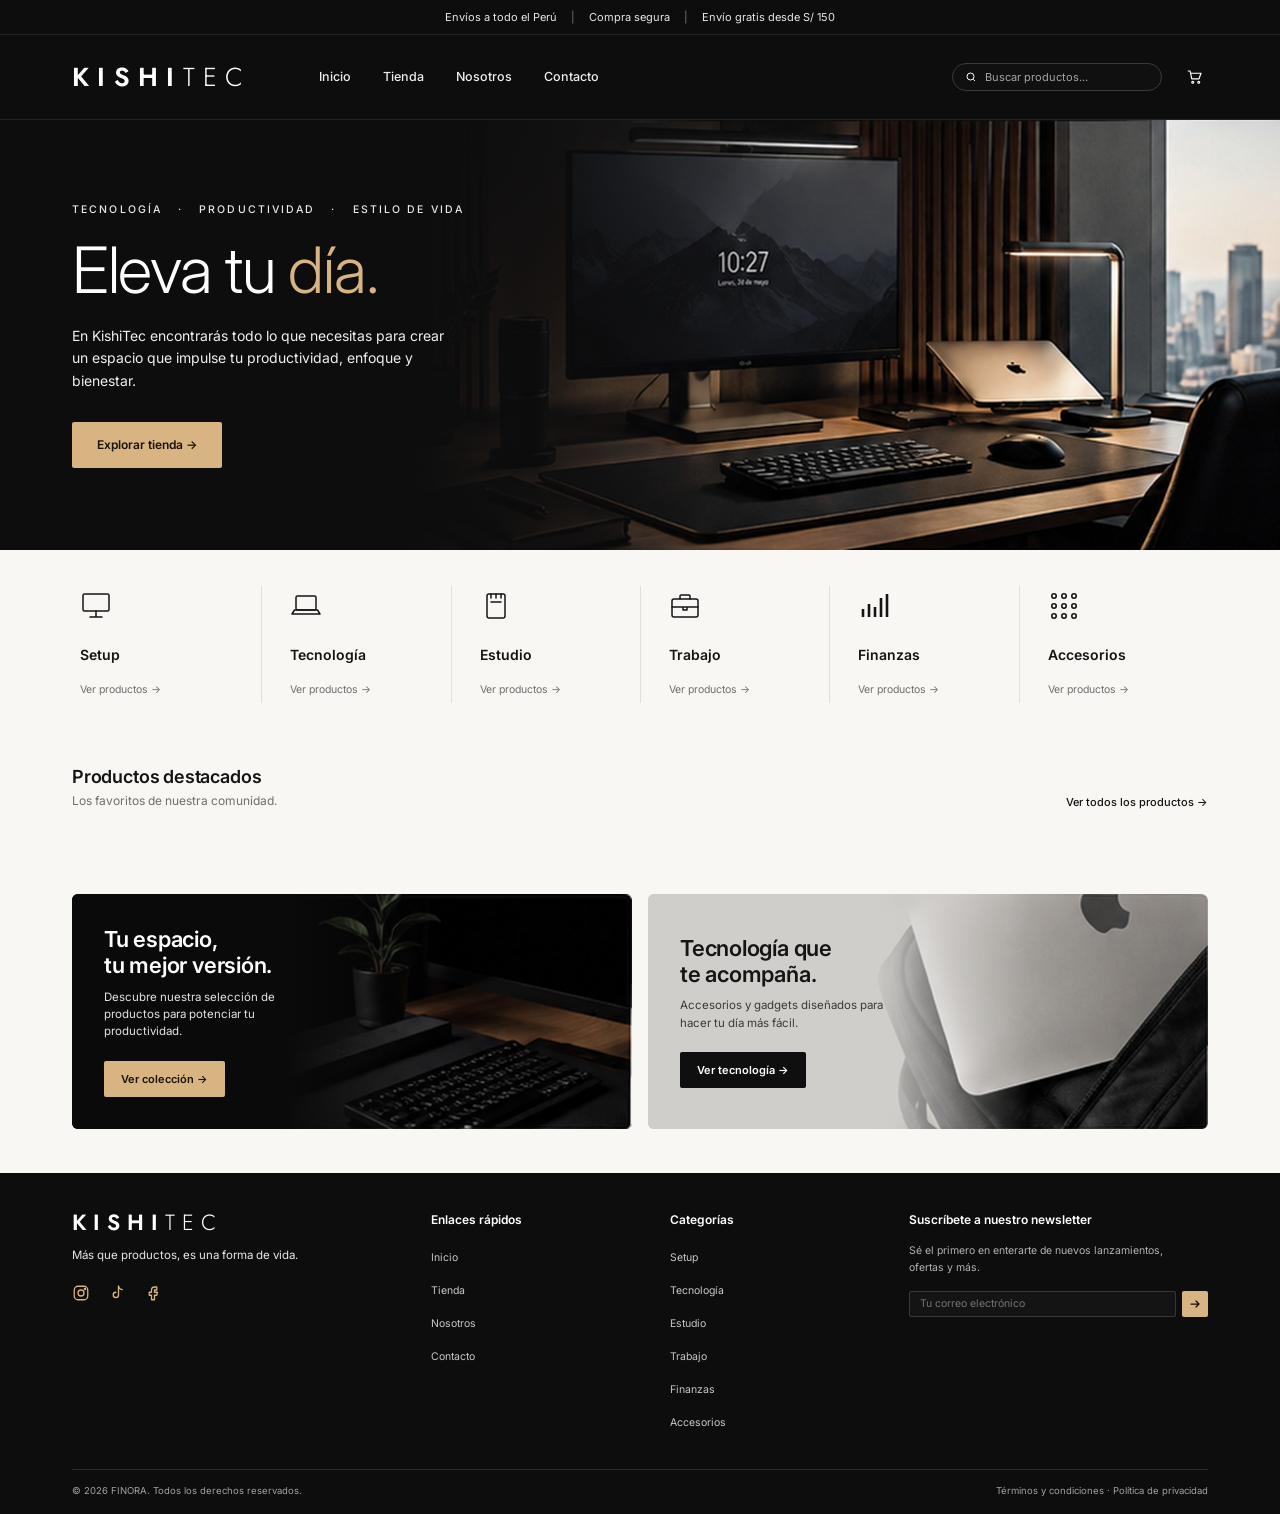
<file: index.html>
<!DOCTYPE html>
<html lang="es">
<head>
<meta charset="UTF-8">
<meta name="viewport" content="width=device-width, initial-scale=1">
<title>KishiTec · Eleva tu día</title>
<meta name="description" content="Productos de tecnología, productividad y estilo de vida para crear tu mejor espacio.">
<link rel="preconnect" href="https://fonts.googleapis.com">
<link rel="preconnect" href="https://fonts.gstatic.com" crossorigin>
<link href="https://fonts.googleapis.com/css2?family=Inter:wght@300;400;500;600;700&family=Jost:wght@300;400;500;600&display=swap" rel="stylesheet">
<link rel="stylesheet" href="css/style.css">
</head>
<body>
<div id="site-header"></div>
<main>

<section class="hero">
  <div class="wrap">
    <div class="eyebrow"><span>Tecnología</span><span>·</span><span>Productividad</span><span>·</span><span>Estilo de vida</span></div>
    <h1>Eleva tu <em>día.</em></h1>
    <p>En KishiTec encontrarás todo lo que necesitas para crear un espacio que impulse tu productividad, enfoque y bienestar.</p>
    <a href="tienda.html" class="btn btn-gold">Explorar tienda →</a>
  </div>
</section>

<section class="cats" aria-label="Categorías"><div class="wrap"><ul>
  <li><a href="tienda.html?cat=Setup"><svg viewBox="0 0 32 32"><rect x="3" y="4" width="26" height="17" rx="1.5"/><path d="M16 21v5M10 27h12"/></svg><h3>Setup</h3><span>Ver productos →</span></a></li>
  <li><a href="tienda.html?cat=Tecnología"><svg viewBox="0 0 32 32"><rect x="6" y="6" width="20" height="14" rx="1.5"/><path d="M2 24h28l-2.5-4h-23z"/></svg><h3>Tecnología</h3><span>Ver productos →</span></a></li>
  <li><a href="tienda.html?cat=Estudio"><svg viewBox="0 0 32 32"><rect x="7" y="4" width="18" height="24" rx="2"/><path d="M11 4v4M16 4v4M21 4v4M11 12h10"/></svg><h3>Estudio</h3><span>Ver productos →</span></a></li>
  <li><a href="tienda.html?cat=Trabajo"><svg viewBox="0 0 32 32"><rect x="3" y="9" width="26" height="18" rx="2"/><path d="M11 9V6a1 1 0 011-1h8a1 1 0 011 1v3M3 17h26M14 17v3h4v-3"/></svg><h3>Trabajo</h3><span>Ver productos →</span></a></li>
  <li><a href="tienda.html?cat=Finanzas"><svg viewBox="0 0 32 32" style="stroke-width:2.6"><path d="M5 27V19M11 27V14M17 27V17M23 27V8M29 27V4" stroke-linecap="butt"/></svg><h3>Finanzas</h3><span>Ver productos →</span></a></li>
  <li><a href="tienda.html?cat=Accesorios"><svg viewBox="0 0 32 32"><g stroke-width="1.6"><circle cx="6" cy="6" r="2.2"/><circle cx="16" cy="6" r="2.2"/><circle cx="26" cy="6" r="2.2"/><circle cx="6" cy="16" r="2.2"/><circle cx="16" cy="16" r="2.2"/><circle cx="26" cy="16" r="2.2"/><circle cx="6" cy="26" r="2.2"/><circle cx="16" cy="26" r="2.2"/><circle cx="26" cy="26" r="2.2"/></g></svg><h3>Accesorios</h3><span>Ver productos →</span></a></li>
</ul></div></section>

<section class="section" style="padding-top:26px">
  <div class="wrap">
    <div class="sec-head"><div><h2>Productos destacados</h2><p>Los favoritos de nuestra comunidad.</p></div><a href="tienda.html">Ver todos los productos →</a></div>
    <div class="grid" id="featured"></div>
  </div>
</section>

<section class="banners"><div class="wrap">
  <div class="banner b1"><h3>Tu espacio,<br>tu mejor versión.</h3><p>Descubre nuestra selección de productos para potenciar tu productividad.</p><div><a href="tienda.html?cat=Setup" class="btn btn-gold sm">Ver colección →</a></div></div>
  <div class="banner b2"><h3>Tecnología que<br>te acompaña.</h3><p>Accesorios y gadgets diseñados para hacer tu día más fácil.</p><div><a href="tienda.html?cat=Tecnología" class="btn btn-dark sm">Ver tecnología →</a></div></div>
</div></section>

</main>
<div id="site-footer"></div>
<script src="js/data.js"></script>
<script src="js/app.js"></script>
<script>

Kishitec.ready.then(async () => {
  const box = document.getElementById('featured');
  try {
    const items = await api('/api/products?featured=1');
    box.innerHTML = items.slice(0, 5).map(productCard).join('');
  } catch (e) { box.innerHTML = '<p class="empty">No pudimos cargar los productos.</p>'; }
});

</script>
</body>
</html>
</file>
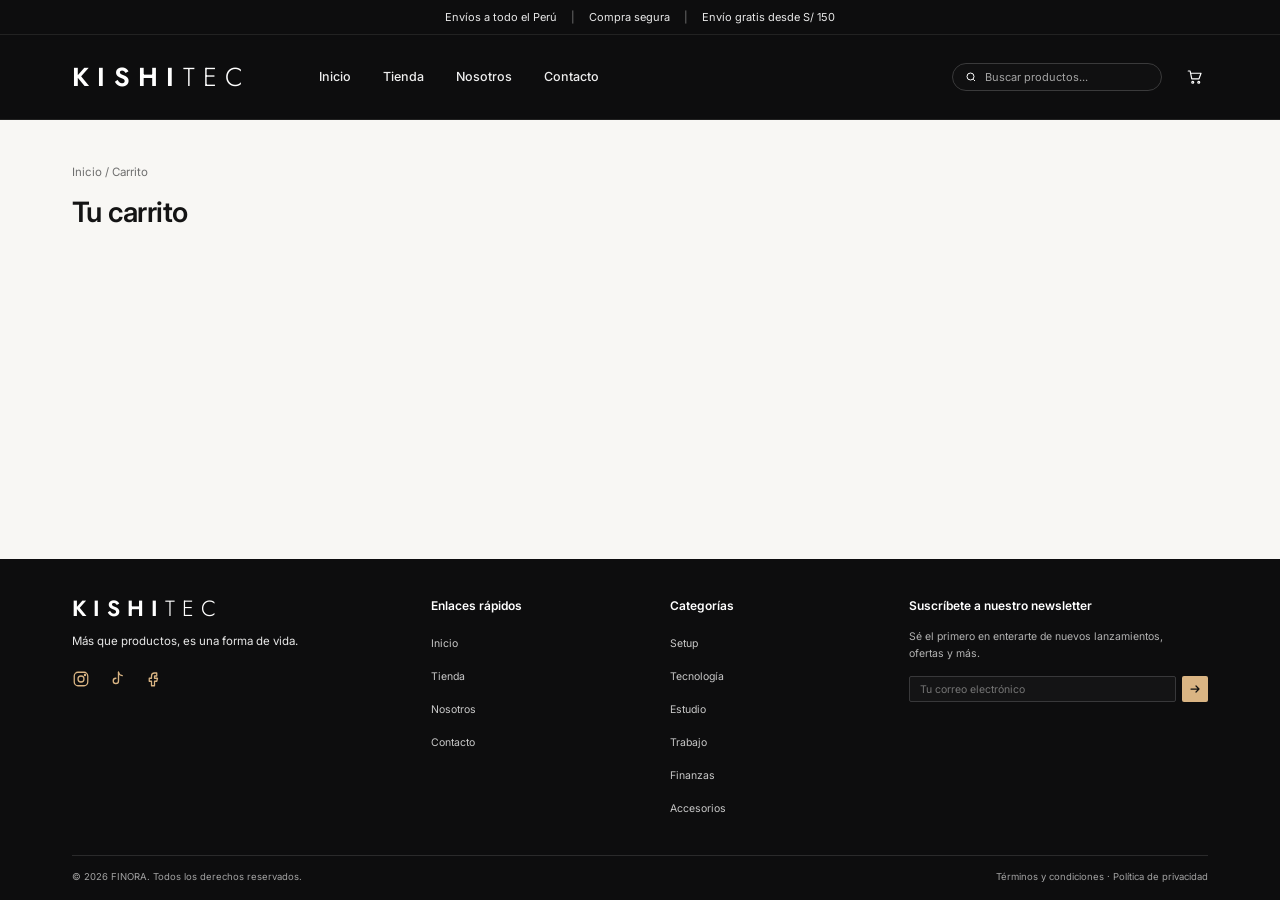
<file: carrito.html>
<!DOCTYPE html>
<html lang="es">
<head>
<meta charset="UTF-8">
<meta name="viewport" content="width=device-width, initial-scale=1">
<title>Carrito · MySetUp</title>
<meta name="description" content="Revisa tu carrito.">
<link rel="preconnect" href="https://fonts.googleapis.com">
<link rel="preconnect" href="https://fonts.gstatic.com" crossorigin>
<link href="https://fonts.googleapis.com/css2?family=Inter:wght@300;400;500;600;700&family=Jost:wght@300;400;500;600&display=swap" rel="stylesheet">
<link rel="stylesheet" href="css/style.css">
</head>
<body>
<div id="site-header"></div>
<main>

<div class="wrap"><div class="page-head"><div class="crumbs"><a href="index.html">Inicio</a> / Carrito</div><h1>Tu carrito</h1></div>
<section class="section" style="padding-top:10px"><div id="cartBox"></div></section></div>

</main>
<div id="site-footer"></div>
<script src="js/data.js"></script>
<script src="js/app.js"></script>
<script>

async function draw() {
  const cart = Cart.get(); const box = document.getElementById('cartBox');
  if (!cart.length) { box.innerHTML = '<div class="panel empty"><h3>Tu carrito está vacío</h3><p style="margin-bottom:18px">Explora la tienda y agrega tus favoritos.</p><a class="btn btn-gold" href="tienda.html">Ir a la tienda</a></div>'; return; }
  const rows = [];
  for (const it of cart) {
    try { const p = await api('/api/products/' + it.id); rows.push({ p, qty: Math.min(it.qty, Math.max(p.stock, 0)) }); }
    catch { Cart.set(it.id, 0); }
  }
  const valid = rows.filter(r => r.qty > 0);
  rows.filter(r => r.qty === 0).forEach(r => Cart.set(r.p.id, 0));
  if (!valid.length) return draw();
  valid.forEach(r => Cart.set(r.p.id, r.qty));
  const subtotal = valid.reduce((a, r) => a + r.p.price * r.qty, 0);
  const cfg = MySetUp.config; const ship = subtotal >= cfg.freeShippingFrom ? 0 : cfg.shippingCost;
  box.innerHTML = `<div class="two">
    <div class="panel">${valid.map(({ p, qty }) => `
      <div class="line">
        <a href="producto.html?id=${p.id}"><img src="${esc(p.image)}" alt="${esc(p.name)}"></a>
        <div><h4>${esc(p.name)}</h4><div class="sub">${money(p.price)} c/u</div>
          <div style="margin-top:8px;display:flex;align-items:center"><div class="qty"><button data-m="${p.id}" aria-label="Menos">−</button><span>${qty}</span><button data-p="${p.id}" data-max="${Math.min(p.stock, 20)}" aria-label="Más">+</button></div><button class="rm" data-r="${p.id}">Quitar</button></div></div>
        <div class="tot">${money(p.price * qty)}</div></div>`).join('')}</div>
    <aside class="panel"><h2>Resumen</h2>
      <div class="sum-row"><span>Subtotal</span><span>${money(subtotal)}</span></div>
      <div class="sum-row"><span>Envío</span><span>${ship ? money(ship) : 'Gratis'}</span></div>
      <div class="sum-row total"><span>Total</span><span>${money(subtotal + ship)}</span></div>
      ${ship ? `<p class="note">Te faltan ${money(cfg.freeShippingFrom - subtotal)} para envío gratis.</p>` : ''}
      <a class="btn btn-gold block" style="margin-top:18px" href="checkout.html">Continuar con la compra</a>
      <a class="btn btn-line block" style="margin-top:10px" href="tienda.html">Seguir comprando</a></aside></div>`;
  const cur = id => Cart.get().find(i => i.id === id).qty;
  box.querySelectorAll('[data-m]').forEach(b => b.onclick = () => { Cart.set(+b.dataset.m, cur(+b.dataset.m) - 1); draw(); });
  box.querySelectorAll('[data-p]').forEach(b => b.onclick = () => { Cart.set(+b.dataset.p, Math.min(+b.dataset.max, cur(+b.dataset.p) + 1)); draw(); });
  box.querySelectorAll('[data-r]').forEach(b => b.onclick = () => { Cart.set(+b.dataset.r, 0); draw(); });
}
MySetUp.ready.then(draw);

</script>
</body>
</html>
</file>
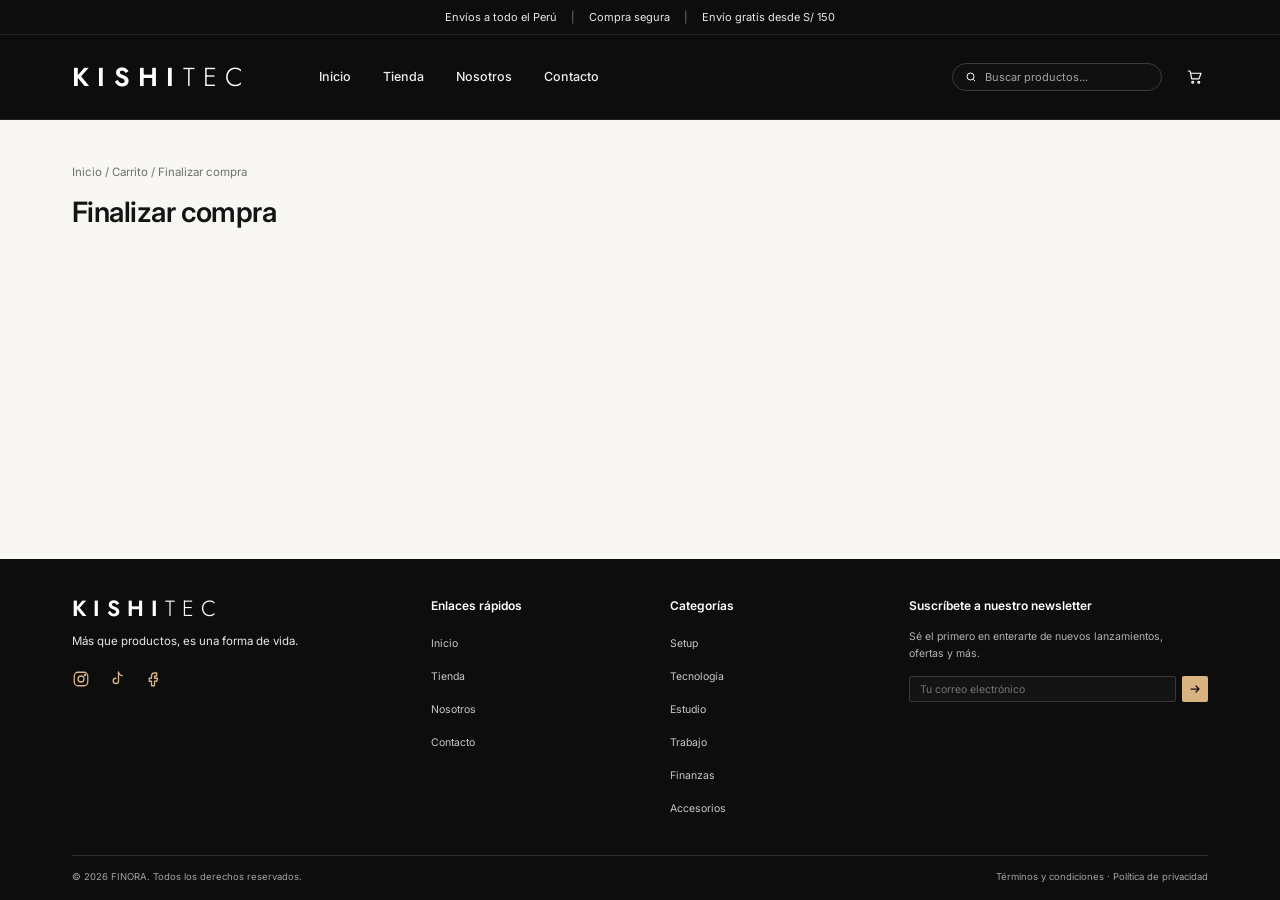
<file: checkout.html>
<!DOCTYPE html>
<html lang="es">
<head>
<meta charset="UTF-8">
<meta name="viewport" content="width=device-width, initial-scale=1">
<title>Finalizar compra · KishiTec</title>
<meta name="description" content="Finaliza tu compra.">
<link rel="preconnect" href="https://fonts.googleapis.com">
<link rel="preconnect" href="https://fonts.gstatic.com" crossorigin>
<link href="https://fonts.googleapis.com/css2?family=Inter:wght@300;400;500;600;700&family=Jost:wght@300;400;500;600&display=swap" rel="stylesheet">
<link rel="stylesheet" href="css/style.css">
</head>
<body>
<div id="site-header"></div>
<main>

<div class="wrap"><div class="page-head"><div class="crumbs"><a href="index.html">Inicio</a> / <a href="carrito.html">Carrito</a> / Finalizar compra</div><h1>Finalizar compra</h1></div>
<section class="section" style="padding-top:10px"><div id="box"></div></section></div>

</main>
<div id="site-footer"></div>
<script src="js/data.js"></script>
<script src="js/app.js"></script>
<script>

MySetUp.ready.then(async () => {
  const box = document.getElementById('box');
  const cart = Cart.get();
  if (!cart.length) { location.href = 'carrito.html'; return; }
  const prods = [];
  for (const it of cart) { try { prods.push({ p: await api('/api/products/' + it.id), qty: it.qty }); } catch {} }
  const subtotal = prods.reduce((a, r) => a + r.p.price * r.qty, 0);
  const cfg = MySetUp.config; const ship = subtotal >= cfg.freeShippingFrom ? 0 : cfg.shippingCost;
  box.innerHTML = `<form class="two" id="f" novalidate>
    <div>
      <div class="panel" style="margin-bottom:20px"><h2>Datos de envío</h2>
        <div class="row2"><div class="field"><label for="name">Nombre completo</label><input id="name" required  autocomplete="name"></div>
        <div class="field"><label for="phone">Teléfono / WhatsApp</label><input id="phone" required inputmode="tel" placeholder="999 999 999" autocomplete="tel"></div></div>
        <div class="field"><label for="address">Dirección</label><input id="address" required placeholder="Calle, número, referencia" autocomplete="street-address"></div>
        <div class="field" style="margin-bottom:0"><label for="city">Ciudad</label><input id="city" required placeholder="Lima, Arequipa, Cusco…" autocomplete="address-level2"></div></div>
      <div class="panel"><h2>Método de pago</h2>
        <label class="pay-opt"><input type="radio" name="m" value="yape" checked><span><b>Yape</b><small>Paga desde tu celular y confirma con el código de operación.</small></span></label>
        <label class="pay-opt"><input type="radio" name="m" value="plin"><span><b>Plin</b><small>Paga desde tu banca móvil y confirma con el código de operación.</small></span></label>
        <label class="pay-opt"><input type="radio" name="m" value="otro"><span><b>Otro medio</b><small>Transferencia o tarjeta: lo coordinamos por WhatsApp.</small></span></label>
      </div>
    </div>
    <aside class="panel"><h2>Tu pedido</h2>
      ${prods.map(({ p, qty }) => `<div class="sum-row"><span>${qty} × ${esc(p.name)}</span><span>${money(p.price * qty)}</span></div>`).join('')}
      <div class="sum-row" style="margin-top:8px"><span>Envío</span><span>${ship ? money(ship) : 'Gratis'}</span></div>
      <div class="sum-row total"><span>Total</span><span>${money(subtotal + ship)}</span></div>
      <div id="err" class="msg err" hidden style="margin-top:16px"></div>
      <button class="btn btn-gold block" id="go" style="margin-top:18px">Enviar pedido por WhatsApp</button>
      <p class="note">Se abrirá WhatsApp con tu pedido y te indicaremos cómo pagar.</p></aside></form>`;
  const err = document.getElementById('err');
  document.getElementById('f').addEventListener('submit', e => {
    e.preventDefault(); err.hidden = true;
    const btn = document.getElementById('go'); btn.disabled = true; btn.textContent = 'Creando pedido…';
    const g = id => document.getElementById(id).value.trim();
    const mth = { yape: 'Yape ' + CONFIG.yape, plin: 'Plin ' + CONFIG.plin, otro: 'Otro medio (a coordinar)' }[document.querySelector('input[name=m]:checked').value];
    const msg = 'Hola KishiTec, quiero hacer este pedido:\n' + prods.map(r => `• ${r.qty} × ${r.p.name} — ${money(r.p.price * r.qty)}`).join('\n') +
      `\nEnvío: ${ship ? money(ship) : 'Gratis'}\nTOTAL: ${money(subtotal + ship)}\n\nNombre: ${g('name')}\nTeléfono: ${g('phone')}\nDirección: ${g('address')}, ${g('city')}\nPago: ${mth}`;
    Cart.clear(); btn.disabled = true; btn.textContent = 'Pedido enviado';
    location.href = waLink(msg);
  });
});

</script>
</body>
</html>
</file>
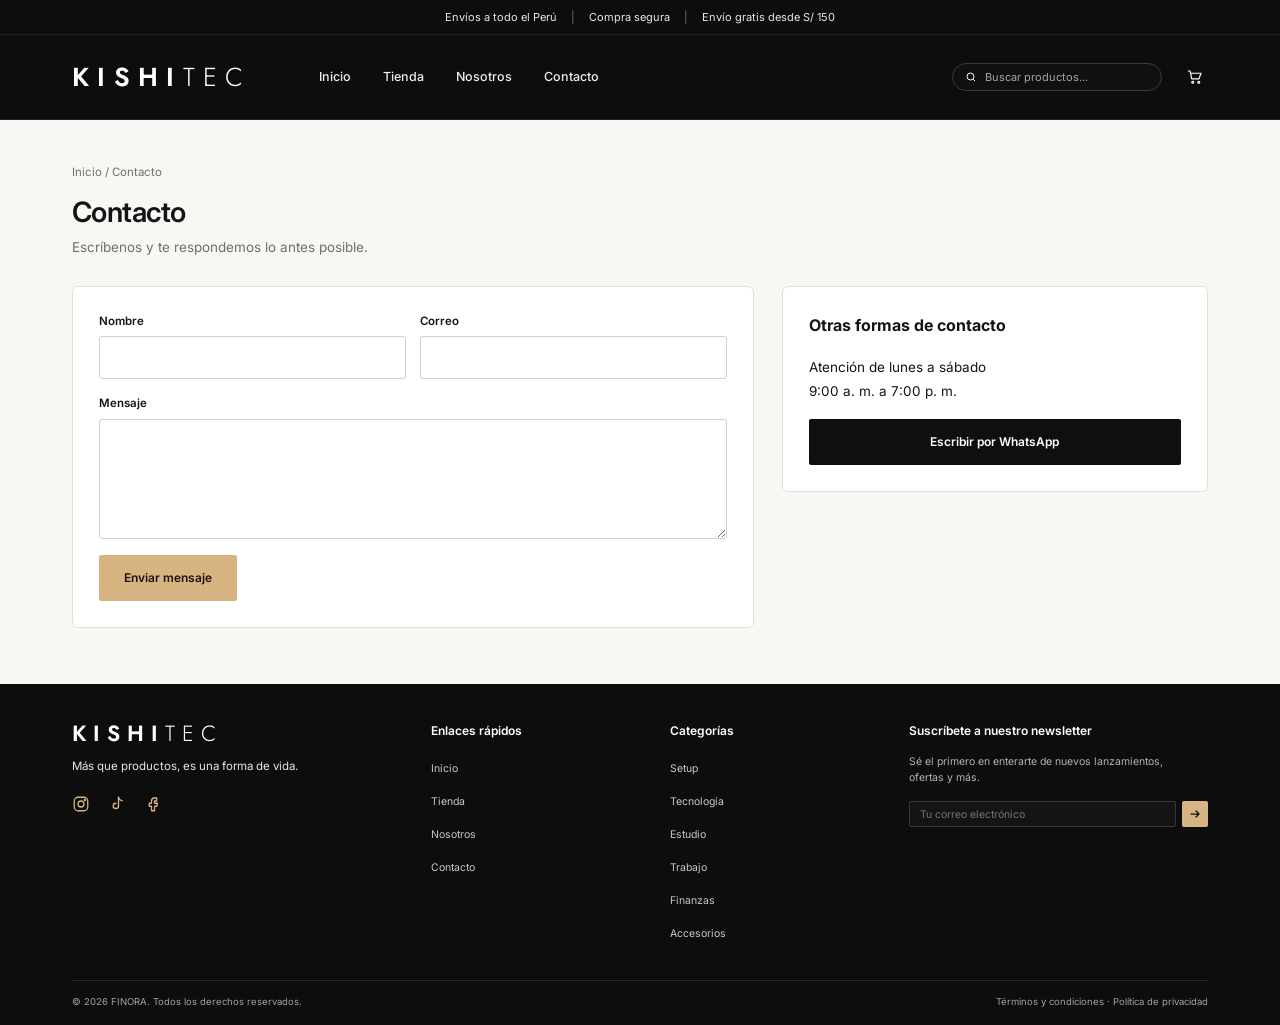
<file: contacto.html>
<!DOCTYPE html>
<html lang="es">
<head>
<meta charset="UTF-8">
<meta name="viewport" content="width=device-width, initial-scale=1">
<title>Contacto · MySetUp</title>
<meta name="description" content="Contáctanos.">
<link rel="preconnect" href="https://fonts.googleapis.com">
<link rel="preconnect" href="https://fonts.gstatic.com" crossorigin>
<link href="https://fonts.googleapis.com/css2?family=Inter:wght@300;400;500;600;700&family=Jost:wght@300;400;500;600&display=swap" rel="stylesheet">
<link rel="stylesheet" href="css/style.css">
</head>
<body>
<div id="site-header"></div>
<main>

<div class="wrap"><div class="page-head"><div class="crumbs"><a href="index.html">Inicio</a> / Contacto</div><h1>Contacto</h1><p>Escríbenos y te respondemos lo antes posible.</p></div>
<section class="section" style="padding-top:10px"><div class="two">
  <form class="panel" id="f"><div id="m" class="msg" hidden></div>
    <div class="row2"><div class="field"><label for="n">Nombre</label><input id="n" required></div><div class="field"><label for="e">Correo</label><input id="e" type="email" required></div></div>
    <div class="field"><label for="t">Mensaje</label><textarea id="t" required></textarea></div>
    <button class="btn btn-gold">Enviar mensaje</button></form>
  <aside class="panel"><h2>Otras formas de contacto</h2>
    <p style="font-size:13.5px;line-height:1.8">Atención de lunes a sábado<br>9:00 a. m. a 7:00 p. m.</p>
    <a class="btn btn-dark block" id="wa" style="margin-top:16px" target="_blank" rel="noopener">Escribir por WhatsApp</a></aside></div></section></div>

</main>
<div id="site-footer"></div>
<script src="js/data.js"></script>
<script src="js/app.js"></script>
<script>

MySetUp.ready.then(() => {
  document.getElementById('wa').href = 'https://wa.me/' + MySetUp.config.whatsapp + '?text=' + encodeURIComponent('Hola MySetUp, quisiera más información.');
  document.getElementById('f').onsubmit = ev => {
    ev.preventDefault(); const m = document.getElementById('m');
    window.open(waLink('Hola MySetUp, soy ' + n.value + ' (' + e.value + '). ' + t.value), '_blank'); m.className = 'msg ok'; m.textContent = 'Se abrió WhatsApp para enviar tu mensaje.'; t.value = '';
    m.hidden = false;
  };
});

</script>
</body>
</html>
</file>
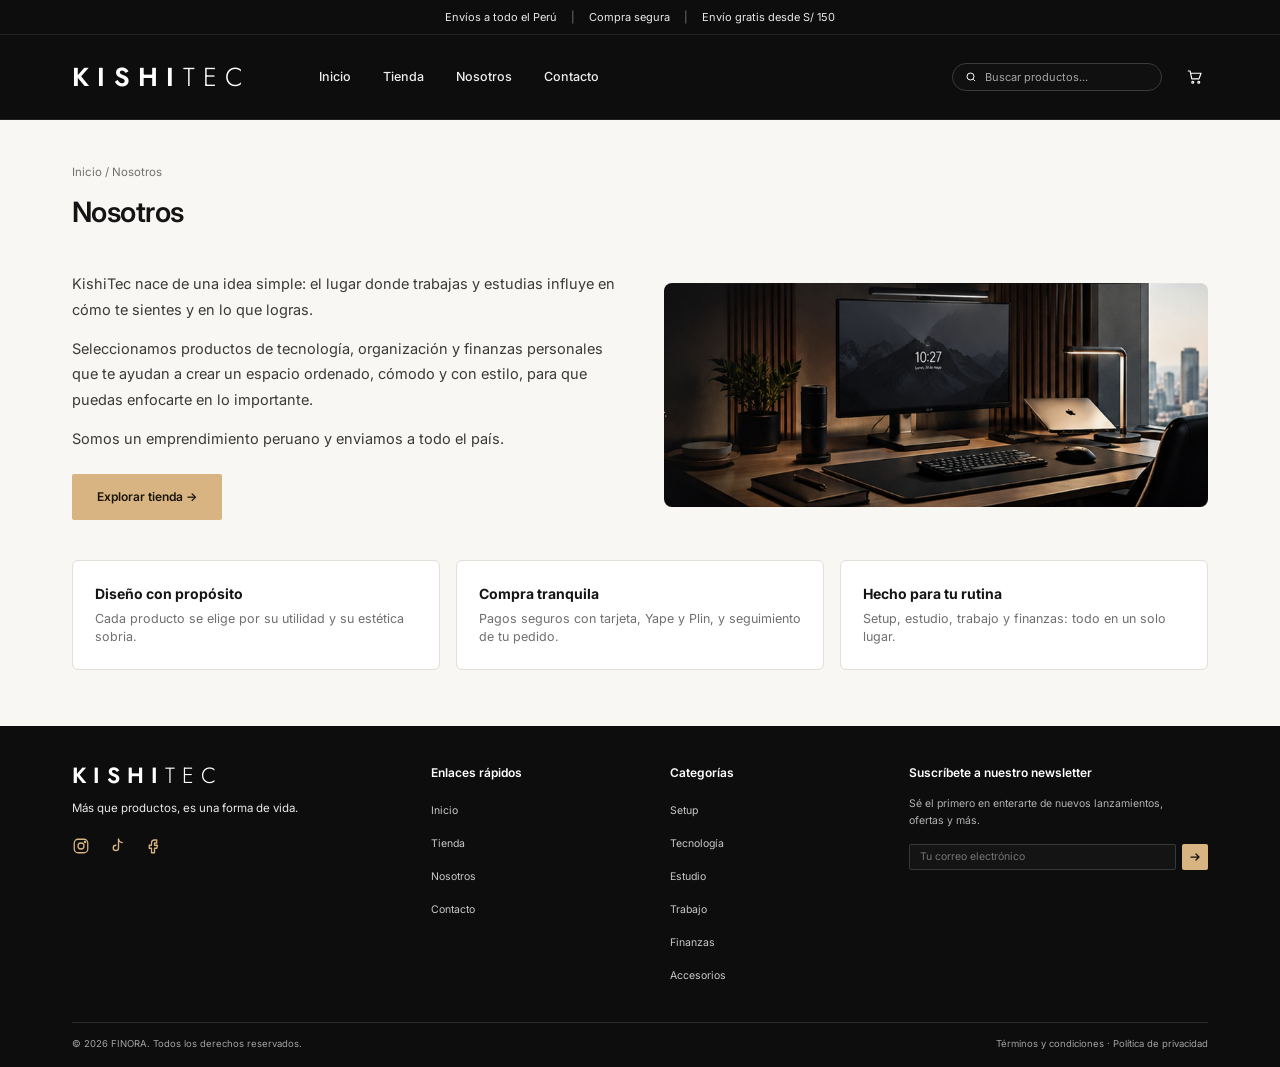
<file: nosotros.html>
<!DOCTYPE html>
<html lang="es">
<head>
<meta charset="UTF-8">
<meta name="viewport" content="width=device-width, initial-scale=1">
<title>Nosotros · KishiTec</title>
<meta name="description" content="Conoce KishiTec.">
<link rel="preconnect" href="https://fonts.googleapis.com">
<link rel="preconnect" href="https://fonts.gstatic.com" crossorigin>
<link href="https://fonts.googleapis.com/css2?family=Inter:wght@300;400;500;600;700&family=Jost:wght@300;400;500;600&display=swap" rel="stylesheet">
<link rel="stylesheet" href="css/style.css">
</head>
<body>
<div id="site-header"></div>
<main>

<div class="wrap"><div class="page-head"><div class="crumbs"><a href="index.html">Inicio</a> / Nosotros</div><h1>Nosotros</h1></div>
<section class="section" style="padding-top:20px"><div class="about">
  <div><p>KishiTec nace de una idea simple: el lugar donde trabajas y estudias influye en cómo te sientes y en lo que logras.</p>
  <p>Seleccionamos productos de tecnología, organización y finanzas personales que te ayudan a crear un espacio ordenado, cómodo y con estilo, para que puedas enfocarte en lo importante.</p>
  <p>Somos un emprendimiento peruano y enviamos a todo el país.</p>
  <a class="btn btn-gold" href="tienda.html" style="margin-top:8px">Explorar tienda →</a></div>
  <img src="img/hero.jpg" alt="Escritorio MySetUp" loading="lazy"></div>
  <div class="values">
    <div><h3>Diseño con propósito</h3><p>Cada producto se elige por su utilidad y su estética sobria.</p></div>
    <div><h3>Compra tranquila</h3><p>Pagos seguros con tarjeta, Yape y Plin, y seguimiento de tu pedido.</p></div>
    <div><h3>Hecho para tu rutina</h3><p>Setup, estudio, trabajo y finanzas: todo en un solo lugar.</p></div>
  </div></section></div>

</main>
<div id="site-footer"></div>
<script src="js/data.js"></script>
<script src="js/app.js"></script>
<script>

</script>
</body>
</html>
</file>
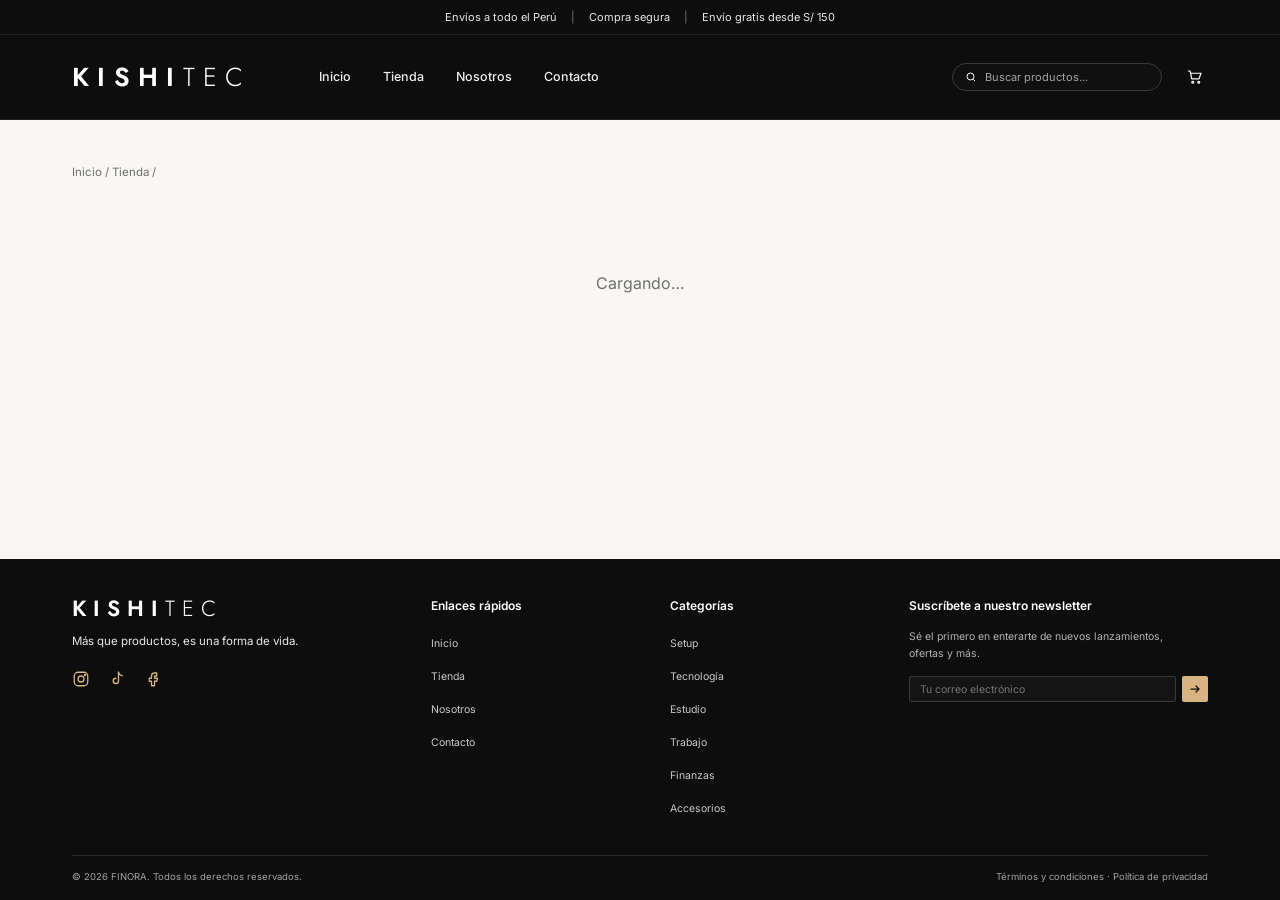
<file: producto.html>
<!DOCTYPE html>
<html lang="es">
<head>
<meta charset="UTF-8">
<meta name="viewport" content="width=device-width, initial-scale=1">
<title>Producto · KishiTec</title>
<meta name="description" content="Detalle del producto.">
<link rel="preconnect" href="https://fonts.googleapis.com">
<link rel="preconnect" href="https://fonts.gstatic.com" crossorigin>
<link href="https://fonts.googleapis.com/css2?family=Inter:wght@300;400;500;600;700&family=Jost:wght@300;400;500;600&display=swap" rel="stylesheet">
<link rel="stylesheet" href="css/style.css">
</head>
<body>
<div id="site-header"></div>
<main>

<div class="wrap"><div class="page-head" style="padding-bottom:0"><div class="crumbs"><a href="index.html">Inicio</a> / <a href="tienda.html">Tienda</a> / <span id="crumbCat"></span></div></div>
<section class="section" id="pdp"><div class="empty">Cargando…</div></section>
<div id="relatedBox" hidden><div class="sec-head"><div><h2>También te puede gustar</h2></div></div><div class="grid g4" id="related"></div><div style="height:56px"></div></div>
</div>

</main>
<div id="site-footer"></div>
<script src="js/data.js"></script>
<script src="js/app.js"></script>
<script>

KishiTec.ready.then(async () => {
  const id = new URLSearchParams(location.search).get('id');
  const box = document.getElementById('pdp');
  let p;
  try { p = await api('/api/products/' + encodeURIComponent(id)); }
  catch { box.innerHTML = '<div class="empty"><h3>Producto no encontrado</h3><a class="btn btn-dark" href="tienda.html">Volver a la tienda</a></div>'; return; }
  document.title = p.name + ' · MySetUp';
  document.getElementById('crumbCat').innerHTML = `<a href="tienda.html?cat=${encodeURIComponent(p.category)}">${esc(p.category)}</a>`;
  let qty = 1;
  const stockTxt = p.stock <= 0 ? '<div class="stock none">Agotado</div>' : p.stock <= 5 ? `<div class="stock low">¡Últimas ${p.stock} unidades!</div>` : '<div class="stock ok">Disponible · envío en 24 a 72 h</div>';
  box.innerHTML = `<div class="pdp">
    <div class="big">${p.badge ? `<span class="tag">${esc(p.badge)}</span>` : ''}<img src="${esc(p.image)}" alt="${esc(p.name)}"></div>
    <div>
      <div style="font-size:12px;color:var(--muted)">${esc(p.category)}</div>
      <h1>${esc(p.name)}</h1>${stars(p.rating, p.reviews)}
      <div class="price">${money(p.price)}</div>
      <p class="desc">${esc(p.description)}</p>${stockTxt}
      <div class="buyrow">
        <div class="qty"><button id="minus" aria-label="Menos">−</button><span id="q">1</span><button id="plus" aria-label="Más">+</button></div>
        <button class="btn btn-gold" id="addBtn" ${p.stock <= 0 ? 'disabled' : ''}>Agregar al carrito</button>
        <button class="btn btn-dark" id="buyBtn" ${p.stock <= 0 ? 'disabled' : ''}>Comprar ahora</button>
      </div>
      <div class="perks"><span>✓ Envíos a todo el Perú</span><span>✓ Paga con tarjeta, Yape o Plin</span><span>✓ Envío gratis desde ${money(MySetUp.config.freeShippingFrom || 150)}</span></div>
    </div></div>`;
  const q = document.getElementById('q');
  const max = Math.min(p.stock, 20);
  document.getElementById('minus').onclick = () => { qty = Math.max(1, qty - 1); q.textContent = qty; };
  document.getElementById('plus').onclick = () => { qty = Math.min(max, qty + 1); q.textContent = qty; };
  document.getElementById('addBtn').onclick = () => { Cart.add(p.id, qty, max); toast('Producto agregado al carrito'); };
  document.getElementById('buyBtn').onclick = () => { Cart.add(p.id, qty, max); location.href = 'carrito.html'; };
  const rel = (await api('/api/products?category=' + encodeURIComponent(p.category))).filter(x => x.id !== p.id).slice(0, 4);
  if (rel.length) { document.getElementById('related').innerHTML = rel.map(productCard).join(''); document.getElementById('relatedBox').hidden = false; }
});

</script>
</body>
</html>
</file>
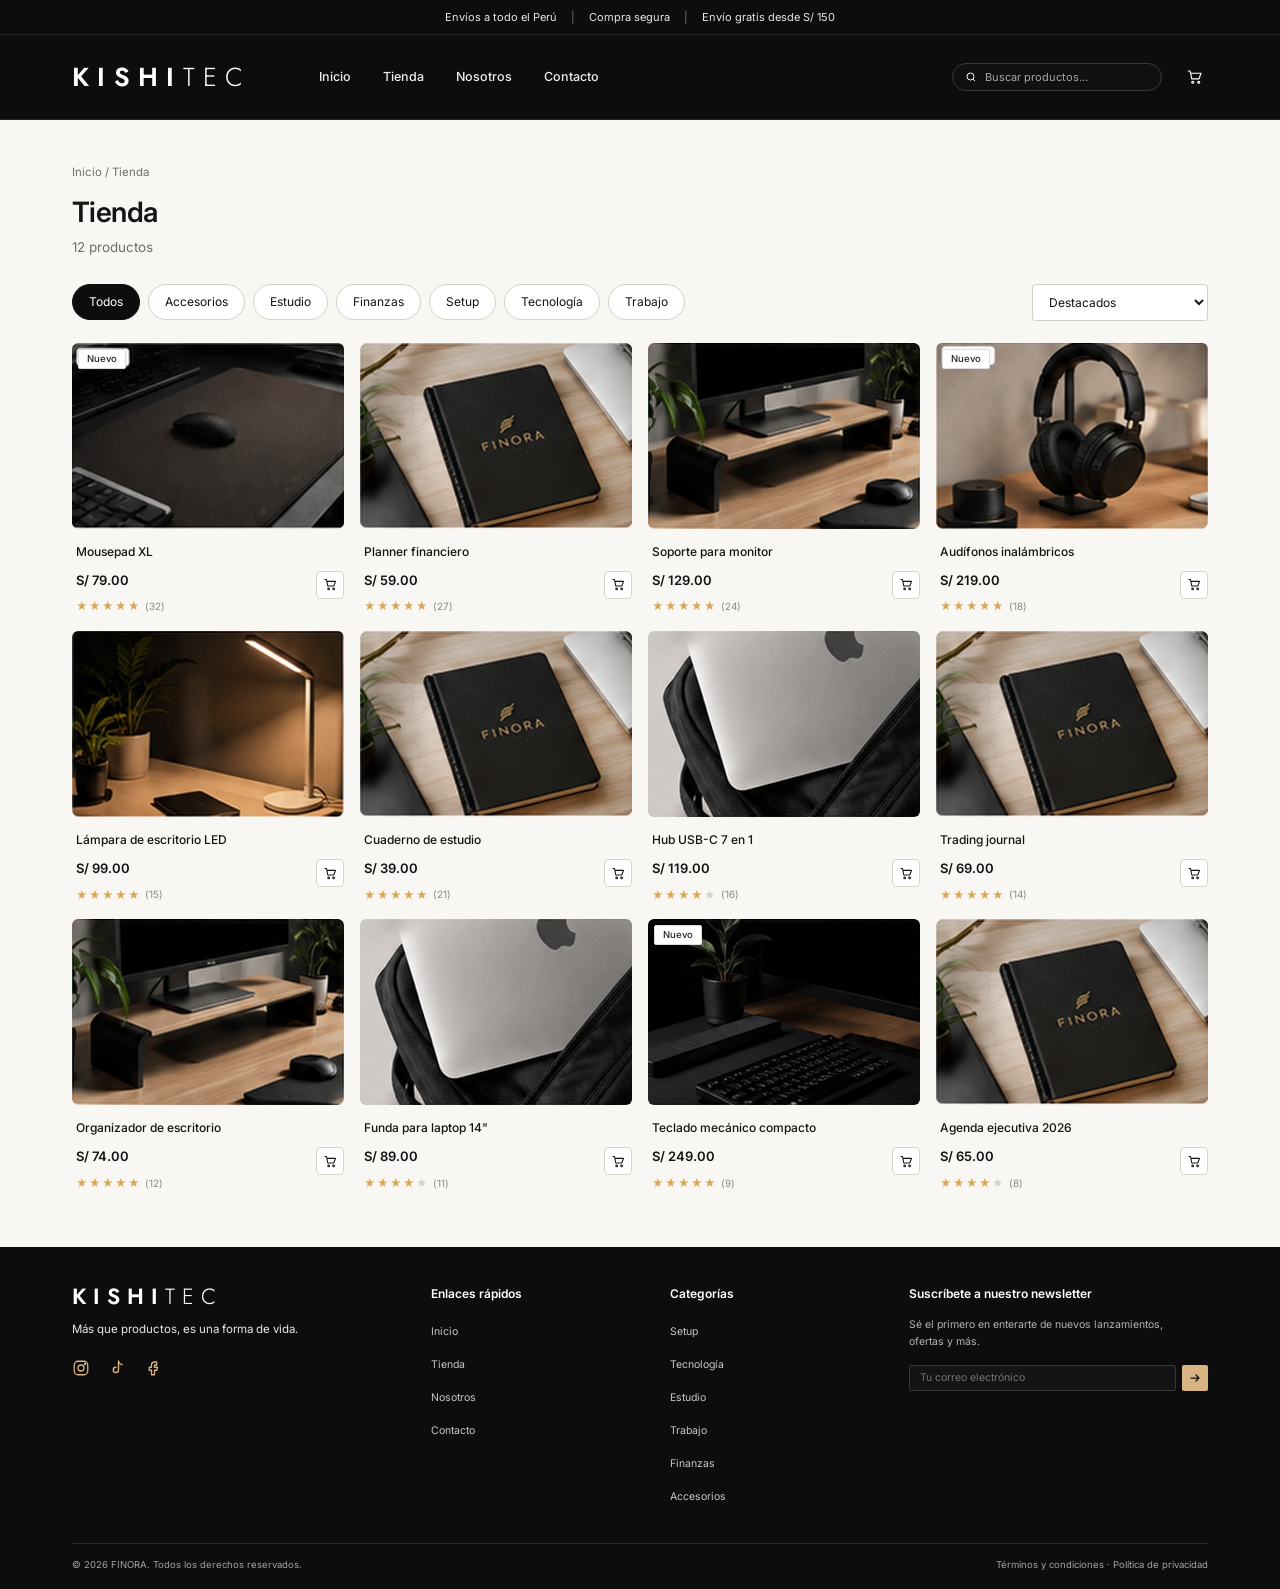
<file: tienda.html>
<!DOCTYPE html>
<html lang="es">
<head>
<meta charset="UTF-8">
<meta name="viewport" content="width=device-width, initial-scale=1">
<title>Tienda · KishiTec</title>
<meta name="description" content="Catálogo completo de productos FINORA.">
<link rel="preconnect" href="https://fonts.googleapis.com">
<link rel="preconnect" href="https://fonts.gstatic.com" crossorigin>
<link href="https://fonts.googleapis.com/css2?family=Inter:wght@300;400;500;600;700&family=Jost:wght@300;400;500;600&display=swap" rel="stylesheet">
<link rel="stylesheet" href="css/style.css">
</head>
<body>
<div id="site-header"></div>
<main>

<div class="wrap">
  <div class="page-head"><div class="crumbs"><a href="index.html">Inicio</a> / Tienda</div><h1 id="title">Tienda</h1><p id="count"></p></div>
  <section class="section" style="padding-top:8px">
    <div class="toolbar">
      <div class="pills" id="pills"></div>
      <select id="sort" aria-label="Ordenar productos">
        <option value="">Destacados</option><option value="populares">Más populares</option><option value="nuevos">Más nuevos</option>
        <option value="precio_asc">Precio: menor a mayor</option><option value="precio_desc">Precio: mayor a menor</option>
      </select>
    </div>
    <div class="grid g4" id="list"></div>
  </section>
</div>

</main>
<div id="site-footer"></div>
<script src="js/data.js"></script>
<script src="js/app.js"></script>
<script>

const params = new URLSearchParams(location.search);
const state = { cat: params.get('cat') || '', q: params.get('q') || '', sort: params.get('sort') || '' };
async function load() {
  const qs = new URLSearchParams();
  if (state.cat) qs.set('category', state.cat);
  if (state.q) qs.set('q', state.q);
  if (state.sort) qs.set('sort', state.sort);
  const list = document.getElementById('list');
  try {
    const items = await api('/api/products?' + qs);
    document.getElementById('title').textContent = state.q ? `Resultados para "${state.q}"` : (state.cat || 'Tienda');
    document.getElementById('count').textContent = items.length + (items.length === 1 ? ' producto' : ' productos');
    list.innerHTML = items.length ? items.map(productCard).join('')
      : '<div class="empty" style="grid-column:1/-1"><h3>No encontramos productos</h3><p>Prueba con otra categoría o palabra.</p></div>';
  } catch (e) { list.innerHTML = '<p class="empty">No pudimos cargar los productos.</p>'; }
}
function pills(cats) {
  const all = [{ name: '', label: 'Todos' }, ...cats.map(c => ({ name: c.name, label: c.name }))];
  document.getElementById('pills').innerHTML = all.map(c => `<button class="pill ${c.name === state.cat ? 'on' : ''}" data-cat="${esc(c.name)}">${esc(c.label)}</button>`).join('');
}
Finora.ready.then(async () => {
  const cats = await api('/api/categories');
  pills(cats);
  document.getElementById('sort').value = state.sort;
  document.getElementById('pills').addEventListener('click', e => {
    const b = e.target.closest('.pill'); if (!b) return;
    state.cat = b.dataset.cat; state.q = '';
    history.replaceState(null, '', state.cat ? '?cat=' + encodeURIComponent(state.cat) : location.pathname);
    pills(cats); load();
  });
  document.getElementById('sort').addEventListener('change', e => { state.sort = e.target.value; load(); });
  load();
});

</script>
</body>
</html>
</file>
<file: css/style.css>
:root{
  --ink:#0d0d0e;--ink-2:#161617;--gold:#d9b483;--gold-2:#b98d56;
  --paper:#f8f7f4;--card:#fff;--text:#141414;--muted:#6f6f6f;--line:#e2dfd8;
  --ok:#2f7d4f;--warn:#a66a10;--bad:#b3392f;--wrap:1200px;
}
*{box-sizing:border-box;margin:0;padding:0}
html{scroll-behavior:smooth}
body{font-family:'Inter',system-ui,-apple-system,Segoe UI,Roboto,sans-serif;background:var(--paper);color:var(--text);-webkit-font-smoothing:antialiased;line-height:1.5;min-height:100vh;display:flex;flex-direction:column}
main{flex:1}
a{color:inherit;text-decoration:none}
img{display:block;max-width:100%}
button,input,select,textarea{font:inherit;color:inherit}
button{cursor:pointer;border:0;background:none}
ul{list-style:none}
:focus-visible{outline:2px solid var(--gold);outline-offset:3px}
.wrap{max-width:var(--wrap);margin:0 auto;padding:0 32px}
[hidden]{display:none!important}

/* ---------- Barra superior ---------- */
.topbar{background:var(--ink);color:#e8e8e8;font-size:11px;border-bottom:1px solid #222}
.topbar .wrap{display:flex;align-items:center;justify-content:center;height:34px;gap:14px}
.topbar span+span::before{content:"|";margin-right:14px;color:#777}

/* ---------- Header ---------- */
header.site{background:var(--ink);color:#fff;border-bottom:1px solid #222;position:sticky;top:0;z-index:30}
header.site .wrap{display:flex;align-items:center;height:84px;gap:40px}
.logo{display:flex;align-items:center}
.logo-txt{font-family:'Jost',sans-serif;font-weight:300;font-size:26px;line-height:1;letter-spacing:.32em;color:#fff;margin-right:-.32em;white-space:nowrap}
.logo-txt b{font-weight:600}
nav.main{display:flex;gap:32px;margin-left:36px}
nav.main a{font-size:12.5px;font-weight:500;padding:6px 0;position:relative;color:#eee}
nav.main a.active{color:var(--gold)}
nav.main a.active::after{content:"";position:absolute;left:0;right:0;bottom:-6px;height:1.5px;background:var(--gold)}
nav.main a:hover{color:var(--gold)}
.tools{margin-left:auto;display:flex;align-items:center;gap:20px}
.search{display:flex;align-items:center;gap:8px;border:1px solid #3a3a3b;border-radius:999px;height:28px;width:210px;padding:0 12px;background:#101011}
.search input{flex:1;background:none;border:0;color:#fff;font-size:11px;outline:0;min-width:0}
.search input::placeholder{color:#a5a5a5}
.icon-btn{position:relative;min-width:26px;height:26px;display:inline-grid;place-items:center;color:#fff;gap:6px}
.icon-btn:hover{color:var(--gold)}
.user-link{display:flex;align-items:center;gap:8px;font-size:11.5px;color:#eee}
.user-link:hover{color:var(--gold)}
.badge{position:absolute;top:-4px;right:-7px;min-width:14px;height:14px;border-radius:50%;background:var(--gold);color:#111;font-size:8.5px;font-weight:700;display:grid;place-items:center;padding:0 3px}
.burger{display:none}

/* ---------- Botones y formularios ---------- */
.btn{display:inline-flex;align-items:center;justify-content:center;gap:8px;font-size:12px;font-weight:600;padding:13px 24px;border-radius:2px;transition:.2s;border:1px solid transparent;text-align:center}
.btn-gold{background:var(--gold);color:#1a1409}.btn-gold:hover{background:#e6c496}
.btn-dark{background:#0f0f10;color:#fff}.btn-dark:hover{background:#000}
.btn-line{border-color:#c9c5bb;background:transparent}.btn-line:hover{border-color:#111}
.btn.sm{padding:9px 16px;font-size:11px}
.btn.block{width:100%}
.btn[disabled]{opacity:.5;cursor:not-allowed}
.field{display:flex;flex-direction:column;gap:6px;margin-bottom:16px}
.field label{font-size:11.5px;font-weight:600}
.field input,.field select,.field textarea{background:#fff;border:1px solid #d4d0c7;border-radius:3px;padding:11px 12px;font-size:13px;width:100%}
.field input:focus,.field select:focus,.field textarea:focus{outline:0;border-color:var(--gold-2);box-shadow:0 0 0 3px rgba(217,180,131,.25)}
.field textarea{min-height:120px;resize:vertical}
.row2{display:grid;grid-template-columns:1fr 1fr;gap:14px}
.msg{font-size:12.5px;padding:10px 14px;border-radius:3px;margin-bottom:16px}
.msg.err{background:#fbeceb;color:var(--bad);border:1px solid #f0c9c5}
.msg.ok{background:#e9f4ed;color:var(--ok);border:1px solid #c5e0cf}
.msg.info{background:#f6efe2;color:#6d5220;border:1px solid #e8d9b9}

/* ---------- Páginas interiores ---------- */
.page-head{padding:44px 0 18px}
.page-head h1{font-size:28px;font-weight:600;letter-spacing:-.02em}
.page-head p{color:var(--muted);font-size:13.5px;margin-top:4px}
.crumbs{font-size:11.5px;color:var(--muted);margin-bottom:10px}
.crumbs a:hover{color:var(--gold-2)}
.section{padding:20px 0 56px}
.panel{background:var(--card);border:1px solid var(--line);border-radius:6px;padding:26px}
.panel h2{font-size:16px;margin-bottom:18px}

/* ---------- Hero (inicio) ---------- */
.hero{position:relative;background:var(--ink);color:#fff;overflow:hidden;min-height:430px;display:flex;align-items:center}
.hero::before{content:"";position:absolute;inset:0;background:url(../img/hero.jpg) right center/auto 100% no-repeat}
.hero::after{content:"";position:absolute;inset:0;background:linear-gradient(90deg,var(--ink) 0%,var(--ink) 32%,rgba(13,13,14,.82) 44%,rgba(13,13,14,0) 62%)}
.hero .wrap{position:relative;z-index:2;width:100%}
.hero .eyebrow{font-size:10.5px;letter-spacing:.2em;text-transform:uppercase;color:#e9e9e9;font-weight:500;display:flex;gap:16px;margin-bottom:18px}
.hero h1{font-size:clamp(48px,6vw,64px);font-weight:300;letter-spacing:-.02em;line-height:1.05;margin-bottom:22px}
.hero h1 em{font-style:normal;color:var(--gold)}
.hero p{font-size:14px;line-height:1.6;max-width:390px;color:#f0f0f0;margin-bottom:30px}

/* ---------- Categorías ---------- */
.cats{padding:36px 0 34px}
.cats ul{display:grid;grid-template-columns:repeat(6,1fr)}
.cats li{padding:4px 28px;border-left:1px solid var(--line)}
.cats li:first-child{border-left:0;padding-left:8px}
.cats svg{width:32px;height:32px;stroke:#141414;fill:none;stroke-width:1.5;stroke-linecap:round;stroke-linejoin:round;margin-bottom:16px}
.cats h3{font-size:14px;font-weight:600;margin-bottom:10px}
.cats span{font-size:10.5px;color:var(--muted)}
.cats a:hover span{color:var(--gold-2)}

/* ---------- Productos ---------- */
.sec-head{display:flex;justify-content:space-between;align-items:flex-end;margin-bottom:20px}
.sec-head h2{font-size:18px;font-weight:600;letter-spacing:-.01em}
.sec-head p{font-size:12px;color:var(--muted);margin-top:2px}
.sec-head a{font-size:11px;font-weight:500}
.sec-head a:hover{color:var(--gold-2)}
.grid{display:grid;grid-template-columns:repeat(5,1fr);gap:16px}
.grid.g4{grid-template-columns:repeat(4,1fr)}
.card .ph{position:relative;aspect-ratio:1.46/1;border-radius:6px;overflow:hidden;background:#222;display:block}
.card .ph img{width:100%;height:100%;object-fit:cover;transition:transform .5s}
.card:hover .ph img{transform:scale(1.04)}
.tag{position:absolute;top:6px;left:6px;background:#fff;color:#222;font-size:9.5px;font-weight:500;padding:2px 8px;border-radius:2px;border:1px solid #ddd}
.tag.out{left:auto;right:6px;background:#111;color:#fff;border-color:#111}
.card h3{font-size:12px;font-weight:500;margin:14px 0 10px 4px}
.card h3 a:hover{color:var(--gold-2)}
.card .row{display:flex;justify-content:space-between;align-items:flex-start;margin-left:4px}
.price{font-size:13px;font-weight:600}
.stars{display:flex;align-items:center;gap:1px;margin-top:8px;font-size:10px;color:#8a8a8a}
.stars i{font-style:normal;color:#d5d0c6;font-size:11px}
.stars i.on{color:#d9a552}
.stars small{margin-left:4px;font-size:10px}
.add{width:28px;height:28px;border:1px solid #d8d4cb;border-radius:4px;display:grid;place-items:center;background:#fff;transition:.2s}
.add:hover{background:var(--ink);color:#fff;border-color:var(--ink)}
.add[disabled]{opacity:.35;cursor:not-allowed}
.add.done{background:var(--gold);border-color:var(--gold);color:#111}

/* ---------- Banners ---------- */
.banners{padding:8px 0 44px}
.banners .wrap{display:grid;grid-template-columns:1fr 1fr;gap:16px}
.banner{position:relative;border-radius:6px;overflow:hidden;min-height:190px;padding:32px;display:flex;flex-direction:column;justify-content:center}
.banner::before{content:"";position:absolute;inset:0;background-size:auto 100%;background-repeat:no-repeat;background-position:right center}
.banner>*{position:relative;z-index:2}
.banner h3{font-size:22px;font-weight:600;line-height:1.2;letter-spacing:-.01em;margin-bottom:10px}
.banner p{font-size:11.5px;line-height:1.5;max-width:210px;margin-bottom:20px}
.banner.b1{background:#0a0a0a;color:#fff}.banner.b1::before{background-image:url(../img/b1.jpg)}
.banner.b1::after{content:"";position:absolute;inset:0;background:linear-gradient(90deg,#0a0a0a 0%,#0a0a0a 38%,rgba(10,10,10,0) 65%);z-index:1}
.banner.b1 p{color:#e4e4e4}
.banner.b2{background:#cfcdca;color:#151515}.banner.b2::before{background-image:url(../img/b2.jpg)}
.banner.b2::after{content:"";position:absolute;inset:0;background:linear-gradient(90deg,#d0cecb 0%,#d0cecb 40%,rgba(208,206,203,0) 68%);z-index:1}
.banner.b2 p{color:#3a3a3a}

/* ---------- Tienda ---------- */
.toolbar{display:flex;gap:14px;align-items:center;justify-content:space-between;flex-wrap:wrap;margin-bottom:22px}
.pills{display:flex;gap:8px;flex-wrap:wrap}
.pill{font-size:12px;padding:8px 16px;border:1px solid #d4d0c7;border-radius:999px;background:#fff;transition:.15s}
.pill:hover{border-color:#111}
.pill.on{background:var(--ink);color:#fff;border-color:var(--ink)}
.toolbar select{padding:9px 12px;border:1px solid #d4d0c7;border-radius:3px;background:#fff;font-size:12px}
.empty{padding:60px 20px;text-align:center;color:var(--muted)}
.empty h3{color:var(--text);margin-bottom:6px}

/* ---------- Producto ---------- */
.pdp{display:grid;grid-template-columns:1.1fr 1fr;gap:48px;align-items:start}
.pdp .big{border-radius:8px;overflow:hidden;aspect-ratio:1.3/1;background:#222;position:relative}
.pdp .big img{width:100%;height:100%;object-fit:cover}
.pdp h1{font-size:30px;font-weight:600;letter-spacing:-.02em;margin:6px 0 10px}
.pdp .price{font-size:24px;font-weight:600;margin:16px 0}
.pdp .desc{color:#3a3a3a;font-size:14px;line-height:1.7;margin-bottom:20px}
.stock{font-size:12px;margin-bottom:18px}
.stock.ok{color:var(--ok)}.stock.low{color:var(--warn)}.stock.none{color:var(--bad)}
.buyrow{display:flex;gap:12px;align-items:stretch;flex-wrap:wrap}
.qty{display:inline-flex;border:1px solid #d4d0c7;border-radius:3px;background:#fff;align-items:stretch}
.qty button{width:34px;font-size:16px}.qty button:hover{background:#f0ede6}
.qty span{min-width:34px;display:grid;place-items:center;font-size:13px;font-weight:600}
.perks{margin-top:26px;padding-top:20px;border-top:1px solid var(--line);display:grid;gap:8px;font-size:12.5px;color:#444}

/* ---------- Carrito / checkout / pedido ---------- */
.two{display:grid;grid-template-columns:1.6fr 1fr;gap:28px;align-items:start}
.line{display:grid;grid-template-columns:88px 1fr auto;gap:16px;padding:16px 0;border-bottom:1px solid var(--line);align-items:center}
.line:first-child{padding-top:0}.line:last-child{border-bottom:0;padding-bottom:0}
.line img{width:88px;height:64px;object-fit:cover;border-radius:4px}
.line h4{font-size:13.5px;font-weight:600}
.line .sub{font-size:12px;color:var(--muted)}
.line .rm{font-size:11.5px;color:var(--muted);text-decoration:underline;margin-left:10px}
.line .rm:hover{color:var(--bad)}
.line .tot{font-weight:600;font-size:14px;text-align:right}
.sum-row{display:flex;justify-content:space-between;font-size:13.5px;padding:7px 0}
.sum-row.total{border-top:1px solid var(--line);margin-top:8px;padding-top:14px;font-size:16px;font-weight:700}
.note{font-size:11.5px;color:var(--muted);margin-top:10px}
.pay-opt{display:flex;gap:12px;align-items:flex-start;border:1px solid #d4d0c7;border-radius:4px;padding:14px;margin-bottom:10px;cursor:pointer;background:#fff}
.pay-opt:has(input:checked){border-color:var(--gold-2);background:#fbf6ec}
.pay-opt input{margin-top:3px;accent-color:#b98d56}
.pay-opt b{font-size:13px;display:block}.pay-opt small{color:var(--muted);font-size:11.5px}
.status{display:inline-block;font-size:11px;font-weight:600;padding:3px 10px;border-radius:999px;background:#eee;color:#444;white-space:nowrap}
.status.pendiente_pago{background:#f6efe2;color:#6d5220}
.status.por_verificar{background:#e6eefb;color:#2a4a86}
.status.pagado,.status.entregado{background:#e9f4ed;color:var(--ok)}
.status.enviado{background:#eaf2f6;color:#255a75}
.status.cancelado{background:#fbeceb;color:var(--bad)}
.paybox{border:1px dashed #cdb48a;background:#fbf6ec;border-radius:6px;padding:20px;margin-top:16px}
.paybox .big-num{font-size:26px;font-weight:700;letter-spacing:.04em;margin:6px 0}
.tabs{display:flex;gap:4px;border-bottom:1px solid var(--line);margin-bottom:22px;flex-wrap:wrap}
.tabs button{padding:11px 18px;font-size:13px;font-weight:500;color:var(--muted);border-bottom:2px solid transparent;margin-bottom:-1px}
.tabs button.on{color:var(--text);border-color:var(--gold-2);font-weight:600}
.auth{max-width:440px;margin:0 auto}
.ord{border:1px solid var(--line);border-radius:6px;padding:18px;margin-bottom:14px;background:#fff}
.ord-h{display:flex;justify-content:space-between;gap:10px;flex-wrap:wrap;align-items:center;margin-bottom:10px;font-size:13px}
.ord ul{font-size:12.5px;color:#444;display:grid;gap:3px}

/* ---------- Nosotros / contacto ---------- */
.about{display:grid;grid-template-columns:1fr 1fr;gap:48px;align-items:center}
.about p{color:#3a3a3a;font-size:14.5px;line-height:1.75;margin-bottom:14px}
.about img{border-radius:8px}
.values{display:grid;grid-template-columns:repeat(3,1fr);gap:16px;margin-top:40px}
.values div{background:#fff;border:1px solid var(--line);border-radius:6px;padding:22px}
.values h3{font-size:14px;margin-bottom:6px}.values p{font-size:12.5px;color:var(--muted)}

/* ---------- Admin ---------- */
.stats{display:grid;grid-template-columns:repeat(auto-fit,minmax(160px,1fr));gap:14px;margin-bottom:24px}
.stat{background:#fff;border:1px solid var(--line);border-radius:6px;padding:18px}
.stat b{display:block;font-size:24px;font-weight:700}.stat span{font-size:12px;color:var(--muted)}
.tbl-wrap{overflow-x:auto;background:#fff;border:1px solid var(--line);border-radius:6px}
table{width:100%;border-collapse:collapse;font-size:12.5px}
th{text-align:left;font-size:11px;color:var(--muted);font-weight:600;padding:12px 14px;border-bottom:1px solid var(--line);white-space:nowrap}
td{padding:11px 14px;border-bottom:1px solid #eeebe4;vertical-align:middle}
tr:last-child td{border-bottom:0}
td img{width:52px;height:38px;object-fit:cover;border-radius:3px}
td select{padding:6px 8px;border:1px solid #d4d0c7;border-radius:3px;font-size:12px;background:#fff}
.link{color:#8a6a35;text-decoration:underline;font-size:12px}
.modal{position:fixed;inset:0;background:rgba(0,0,0,.55);z-index:60;display:grid;place-items:center;padding:20px;overflow:auto}
.modal .box{background:#fff;border-radius:8px;padding:28px;width:100%;max-width:560px;max-height:92vh;overflow:auto}
.modal h2{font-size:18px;margin-bottom:18px}
.actions{display:flex;gap:10px;justify-content:flex-end;margin-top:8px}
.check{display:flex;gap:8px;align-items:center;font-size:12.5px;margin-bottom:16px}

/* ---------- Toast ---------- */
#toast{position:fixed;left:50%;bottom:28px;transform:translateX(-50%) translateY(20px);background:#111;color:#fff;padding:12px 20px;border-radius:4px;font-size:13px;opacity:0;pointer-events:none;transition:.25s;z-index:99;border-left:3px solid var(--gold)}
#toast.show{opacity:1;transform:translateX(-50%) translateY(0)}

/* ---------- Footer ---------- */
footer.site{background:var(--ink);color:#e8e8e8;padding:38px 0 0;margin-top:auto}
.foot{display:grid;grid-template-columns:1.6fr 1fr 1fr 1.5fr;gap:40px;padding-bottom:28px}
.foot .logo-txt{font-size:22px}
.foot .lema{font-size:11.5px;margin:14px 0 20px}
.social{display:flex;gap:18px}.social a{color:var(--gold);display:grid;place-items:center}.social a:hover{color:#fff}
footer h4{font-size:12px;font-weight:600;margin-bottom:14px;color:#fff}
footer li{margin-bottom:9px}
footer li a{font-size:10.5px;color:#c9c9c9}footer li a:hover{color:var(--gold)}
.news p{font-size:10.5px;color:#b3b3b3;line-height:1.6;margin-bottom:14px;max-width:260px}
.news form{display:flex;gap:6px}
.news input{flex:1;min-width:0;height:26px;background:#141415;border:1px solid #38383a;border-radius:2px;color:#fff;font-size:10.5px;padding:0 10px}
.news button{width:26px;height:26px;background:var(--gold);color:#111;border-radius:2px;display:grid;place-items:center}
.legal{border-top:1px solid #2a2a2b;display:flex;justify-content:space-between;padding:14px 0 16px;font-size:9.5px;color:#a3a3a3;gap:10px;flex-wrap:wrap}

/* ---------- Responsive ---------- */
@media (max-width:1100px){
  .grid,.grid.g4{grid-template-columns:repeat(3,1fr)}
  .cats ul{grid-template-columns:repeat(3,1fr);row-gap:26px}
  .cats li:nth-child(4){border-left:0;padding-left:8px}
  .foot{grid-template-columns:1fr 1fr}
  .search{width:150px}
}
@media (max-width:860px){
  .wrap{padding:0 20px}
  header.site .wrap{height:68px;gap:14px}
  .burger{display:inline-grid}
  nav.main{display:none;position:absolute;top:68px;left:0;right:0;background:var(--ink);flex-direction:column;gap:0;margin:0;padding:8px 20px 20px;border-bottom:1px solid #222}
  nav.main.open{display:flex}
  nav.main a{padding:14px 0;border-bottom:1px solid #1e1e1f}
  nav.main a.active::after{display:none}
  .search,.user-name{display:none}
  .tools{gap:16px}
  .logo-txt{font-size:20px}
  .hero{min-height:520px;align-items:flex-start;padding-top:46px}
  .hero::before{background-position:center bottom;background-size:auto 55%}
  .hero::after{background:linear-gradient(180deg,var(--ink) 0%,var(--ink) 48%,rgba(13,13,14,.2) 78%,rgba(13,13,14,0) 100%)}
  .hero .eyebrow{flex-wrap:wrap;gap:6px 14px;font-size:9.5px}
  .banners .wrap{grid-template-columns:1fr}
  .topbar span:nth-child(n+2){display:none}
  .pdp,.two,.about{grid-template-columns:1fr;gap:26px}
  .values{grid-template-columns:1fr}
}
@media (max-width:560px){
  .grid,.grid.g4{grid-template-columns:repeat(2,1fr);gap:12px}
  .cats ul{grid-template-columns:repeat(2,1fr)}
  .cats li,.cats li:nth-child(4){border-left:0;padding-left:8px}
  .foot{grid-template-columns:1fr}
  .row2{grid-template-columns:1fr}
  .sec-head{flex-direction:column;align-items:flex-start;gap:10px}
  .line{grid-template-columns:70px 1fr}.line img{width:70px;height:54px}.line .tot{grid-column:2;text-align:left}
}
@media (prefers-reduced-motion:reduce){*{transition:none!important;scroll-behavior:auto!important}}
</file>
